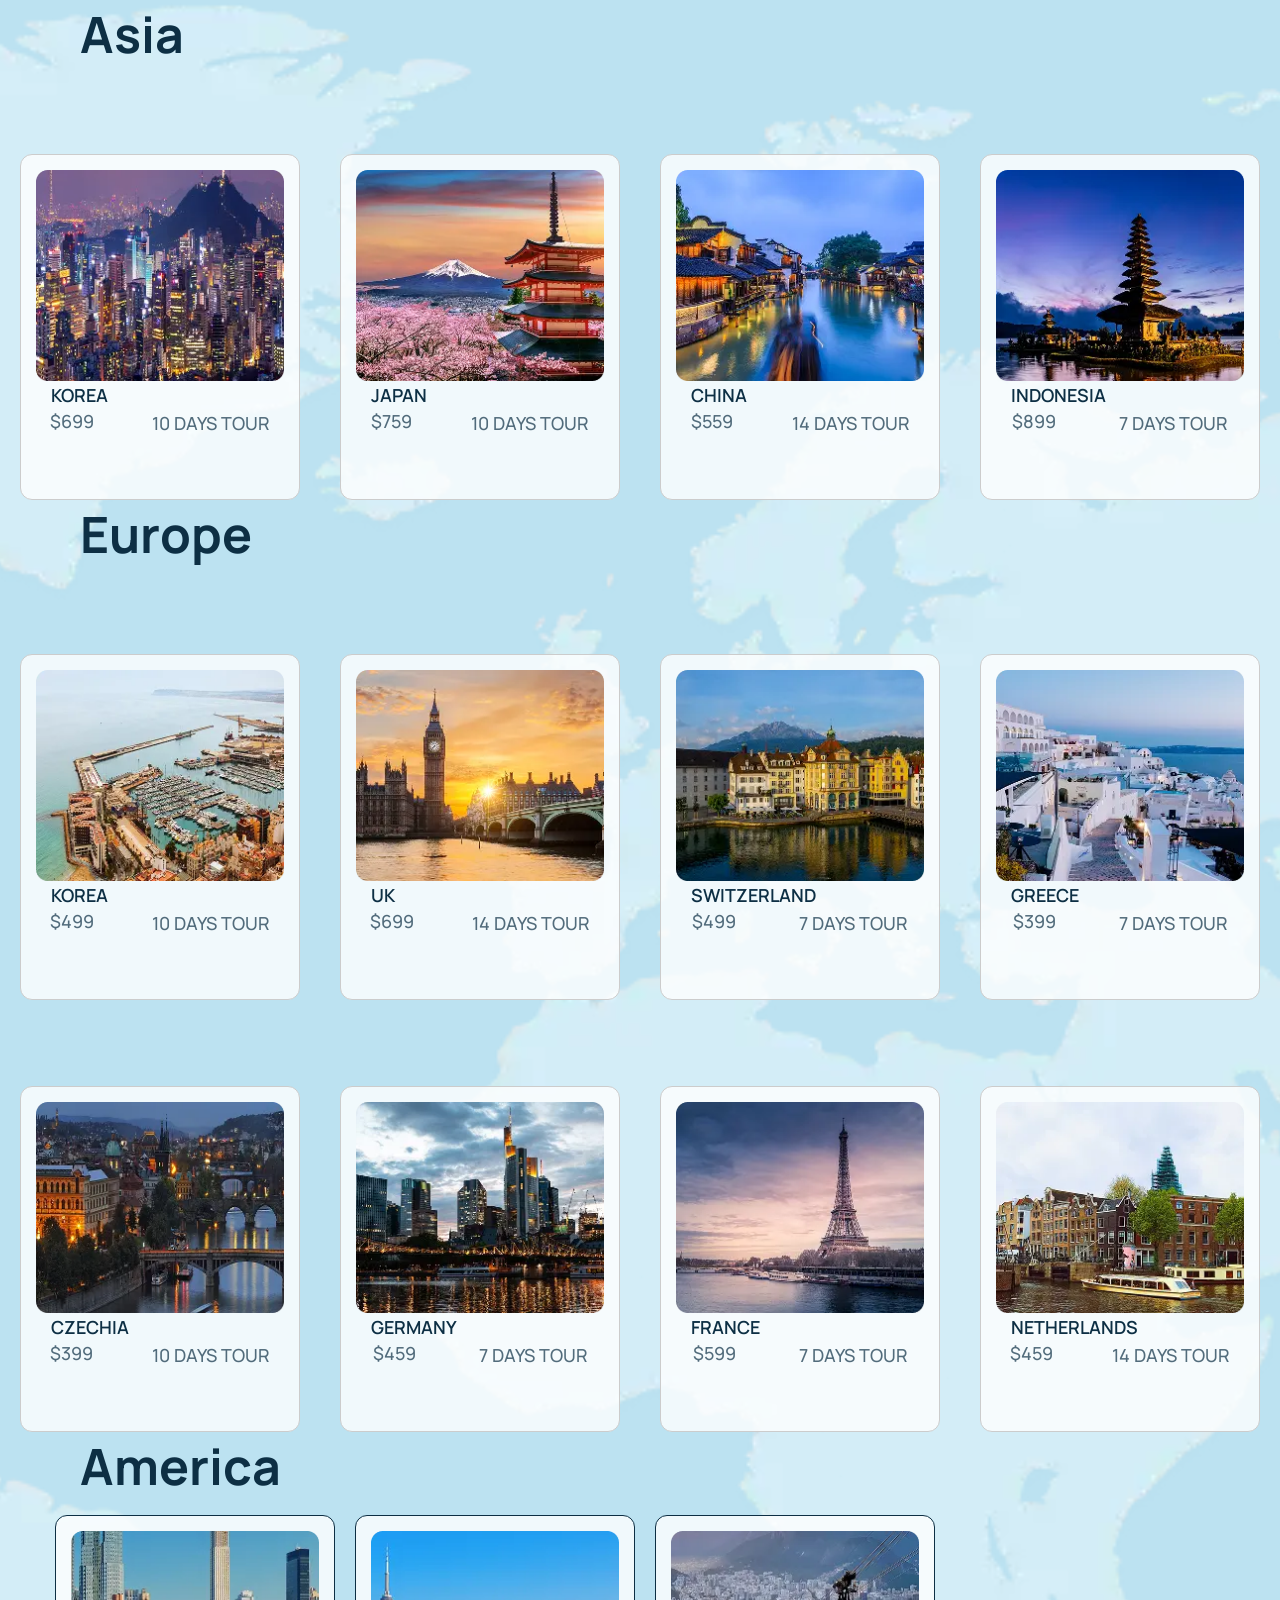
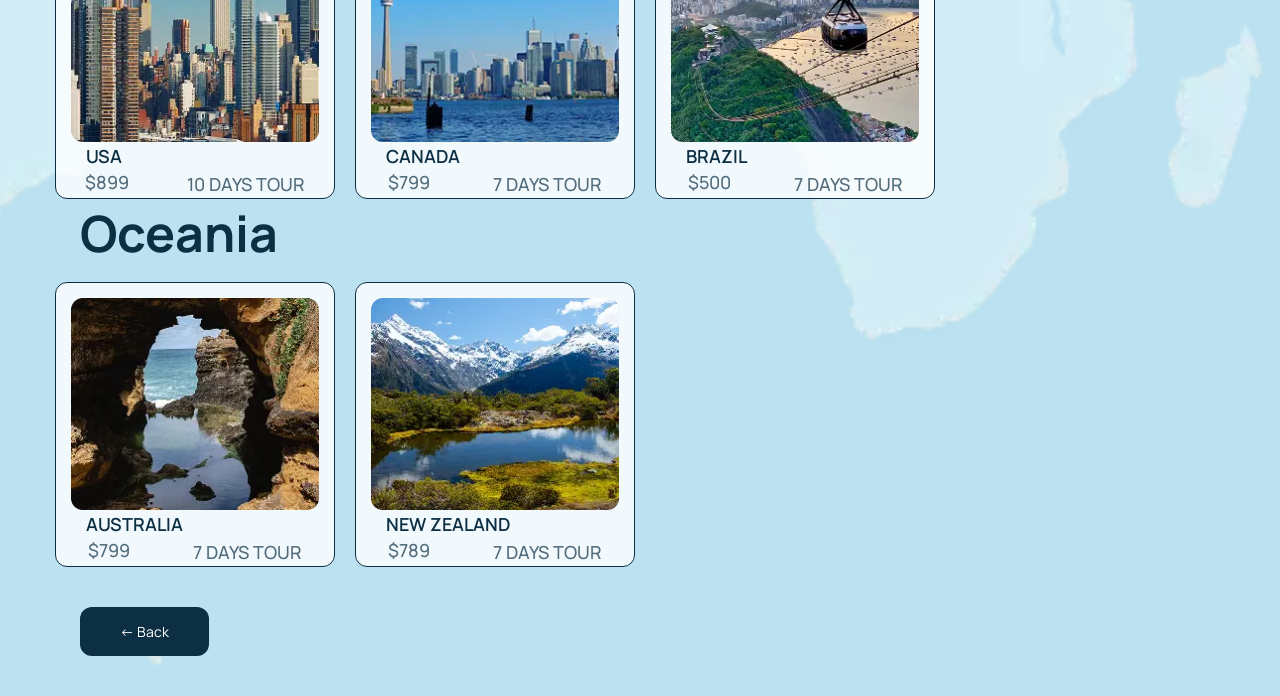
<file: tourism.html>
<!DOCTYPE html>
<html lang="en">
<head>
  <meta charset="UTF-8">
  <meta name="viewport" content="width=device-width, initial-scale=1.0">
  <title>All Tours — Velto Travel</title>
  <link rel="stylesheet" href="style.css">
  <link href="https://fonts.googleapis.com/css2?family=Manrope:wght@200..800&display=swap" rel="stylesheet">
</head>
<body>
  <h2 class="tourism-title">Asia</h2>
  <div class="container-tourism">
    <div class="tour-container--card">
      <img src="./img/korea.webp" alt="korea" class="img-card">
      <h4 class="tour-container--title">KOREA</h4>
      <div class="container-price--text">
        <p class="tour-container--price">$699</p>
        <p class="tour-container--text">10 DAYS TOUR</p>
      </div>
    </div>
    <div class="tour-container--card">
      <img src="./img/japan.webp" alt="japan" class="img-card">
      <h4 class="tour-container--title">JAPAN</h4>
      <div class="container-price--text">
        <p class="tour-container--price">$759</p>
        <p class="tour-container--text">10 DAYS TOUR</p>
      </div>
    </div>
    <div class="tour-container--card">
      <img src="./img/china.webp" alt="china" class="img-card">
      <h4 class="tour-container--title">CHINA</h4>
      <div class="container-price--text">
        <p class="tour-container--price">$559</p>
        <p class="tour-container--text">14 DAYS TOUR</p>
      </div>
    </div>
    <div class="tour-container--card">
      <img src="./img/indonesia.webp" alt="indonesia" class="img-card">
      <h4 class="tour-container--title">INDONESIA</h4>
      <div class="container-price--text">
        <p class="tour-container--price">$899</p>
        <p class="tour-container--text">7 DAYS TOUR</p>
      </div>
    </div>
  </div>

  <h2 class="tourism-title">Europe</h2>
  <div class="container-tourism">
    <div class="tour-container--card">
      <img src="./img/korea1.webp" alt="korea1" class="img-card">
      <h4 class="tour-container--title">KOREA</h4>
      <div class="container-price--text">
        <p class="tour-container--price">$499</p>
        <p class="tour-container--text">10 DAYS TOUR</p>
      </div>
    </div>
    <div class="tour-container--card">
      <img src="./img/UK.webp" alt="uk" class="img-card">
      <h4 class="tour-container--title">UK</h4>
      <div class="container-price--text">
        <p class="tour-container--price">$699</p>
        <p class="tour-container--text">14 DAYS TOUR</p>
      </div>
    </div>
    <div class="tour-container--card">
      <img src="./img/Switzerland.webp" alt="switzerland" class="img-card">
      <h4 class="tour-container--title">Switzerland</h4>
      <div class="container-price--text">
        <p class="tour-container--price">$499</p>
        <p class="tour-container--text">7 DAYS TOUR</p>
      </div>
    </div>
    <div class="tour-container--card">
      <img src="./img/GREECE.webp" alt="Greece" class="img-card">
      <h4 class="tour-container--title">Greece</h4>
      <div class="container-price--text">
        <p class="tour-container--price">$399</p>
        <p class="tour-container--text">7 DAYS TOUR</p>
      </div>
    </div>
  </div>
  <div class="container-tourism">
    <div class="tour-container--card">
      <img src="./img/Czechia.webp" alt="Czechia" class="img-card">
      <h4 class="tour-container--title">Czechia</h4>
      <div class="container-price--text">
        <p class="tour-container--price">$399</p>
        <p class="tour-container--text">10 DAYS TOUR</p>
      </div>
    </div>
    <div class="tour-container--card">
      <img src="./img/Germany.webp" alt="Germany" class="img-card">
      <h4 class="tour-container--title">Germany</h4>
      <div class="container-price--text">
        <p class="tour-container--price">$459</p>
        <p class="tour-container--text">7 DAYS TOUR</p>
      </div>
    </div>
    <div class="tour-container--card">
      <img src="./img/France.webp" alt="France" class="img-card">
      <h4 class="tour-container--title">France</h4>
      <div class="container-price--text">
        <p class="tour-container--price">$599</p>
        <p class="tour-container--text">7 DAYS TOUR</p>
      </div>
    </div>
    <div class="tour-container--card">
      <img src="./img/Netherlands.webp" alt="Netherlands" class="img-card">
      <h4 class="tour-container--title">Netherlands</h4>
      <div class="container-price--text">
        <p class="tour-container--price">$459</p>
        <p class="tour-container--text">14 DAYS TOUR</p>
      </div>
    </div>
  </div>

  <h2 class="tourism-title">America</h2>
  <div class="tourism-box">
    <div class="tourism-container--card">
      <img src="./img/USA.webp" alt="USA" class="img-card">
      <h4 class="tour-container--title">USA</h4>
      <div class="container-price--text">
        <p class="tour-container--price">$899</p>
        <p class="tour-container--text">10 DAYS TOUR</p>
      </div>
    </div>
    <div class="tourism-container--card">
      <img src="./img/Canada.webp" alt="Canada" class="img-card">
      <h4 class="tour-container--title">Canada</h4>
      <div class="container-price--text">
        <p class="tour-container--price">$799</p>
        <p class="tour-container--text">7 DAYS TOUR</p>
      </div>
    </div>
    <div class="tourism-container--card">
      <img src="./img/Brazil.webp" alt="Brazil" class="img-card">
      <h4 class="tour-container--title">BRAZIL</h4>
      <div class="container-price--text">
        <p class="tour-container--price">$500</p>
        <p class="tour-container--text">7 DAYS TOUR</p>
      </div>
    </div>
  </div>

  <h2 class="tourism-title">Oceania</h2>
  <div class="tourism-box">
    <div class="tourism-container--card">
      <img src="./img/australia1.webp" alt="AUSTRALIA" class="img-card">
      <h4 class="tour-container--title">AUSTRALIA</h4>
      <div class="container-price--text">
        <p class="tour-container--price">$799</p>
        <p class="tour-container--text">7 DAYS TOUR</p>
      </div>
    </div>
    <div class="tourism-container--card">
      <img src="./img/New zeland.webp" alt="NEW ZELAND" class="img-card">
      <h4 class="tour-container--title">NEW ZEALAND</h4>
      <div class="container-price--text">
        <p class="tour-container--price">$789</p>
        <p class="tour-container--text">7 DAYS TOUR</p>
      </div>
    </div>
  </div>

  <div style="padding: 40px 80px;">
    <a href="./index.html"><button class="tour-button" style="margin-top: 0;">← Back</button></a>
  </div>
</body>
</html>
</file>
<file: style.css>
*, *::before, *::after {
  box-sizing: border-box;
  margin: 0;
  padding: 0;
}

body {
  font-family: "Manrope", sans-serif;
  color: #0D2F44;
  background-color: #BCE2F1;
  background-image: url("img/Earth-2.webp");
  background-size: cover;
  background-position: center;
  min-height: 100vh;
  overflow-x: hidden;
}

body.no-scroll {
  overflow: hidden;
}

a {
  text-decoration: none;
  color: inherit;
}

.btn-outline {
  padding: 9px 22px;
  font-family: 'Manrope', sans-serif;
  font-size: 0.88rem;
  color: #1a2535;
  background: transparent;
  border: 1.5px solid #1a2535;
  border-radius: 8px;
  cursor: pointer;
  transition: background-color 0.2s, color 0.2s;
}
.btn-outline:hover {
  background: #1a2535;
  color: #fff;
}

.btn-dark {
  padding: 9px 22px;
  font-family: 'Manrope', sans-serif;
  font-size: 0.88rem;
  color: #fff;
  background: #1a2535;
  border: 1.5px solid #1a2535;
  border-radius: 8px;
  cursor: pointer;
  transition: opacity 0.2s;
}
.btn-dark:hover {
  opacity: 0.82;
}

.header {
  display: flex;
  align-items: center;
  justify-content: space-between;
  padding: 24px 64px;
}
.header__logo img {
  height: 40px;
  object-fit: contain;
  display: block;
}
.header__nav {
  display: flex;
  gap: 40px;
}
.header__nav a {
  text-decoration: none;
  font-size: 0.88rem;
  color: #1a2535;
  transition: opacity 0.2s;
}
.header__nav a:hover {
  opacity: 0.55;
}
.header__btns {
  display: flex;
  gap: 10px;
}

.hero {
  display: flex;
  align-items: center;
  justify-content: space-between;
  padding: 20px 64px 80px;
  gap: 40px;
}
.hero__left {
  display: flex;
  flex-direction: column;
  gap: 26px;
  max-width: 520px;
}
.hero__title {
  font-size: 3rem;
  font-weight: 800;
  line-height: 1.15;
  color: #1a2535;
  letter-spacing: -0.02em;
}
.hero__desc {
  font-size: 0.88rem;
  line-height: 1.75;
  color: #3a4e62;
}

.search {
  display: inline-flex;
  align-items: center;
  background: #1a2535;
  border-radius: 50px;
  padding: 6px 6px 6px 22px;
}
.search__field {
  display: flex;
  align-items: center;
  gap: 8px;
  background: none;
  border: none;
  cursor: pointer;
  color: #ffffff;
  padding: 8px 0;
}
.search__info {
  display: flex;
  flex-direction: column;
  text-align: left;
}
.search__label {
  font-size: 0.82rem;
  font-weight: 600;
  margin-left: 75px;
  color: #ffffff;
}
.search__value {
  font-size: 0.75rem;
  color: rgba(255,255,255,0.6);
  margin-left: 75px;
}
.search__arrow {
  font-size: 0.55rem;
  color: rgba(255,255,255,0.45);
  margin-left: 2px;
}
.search__divider {
  display: block;
  width: 1px;
  height: 30px;
  background: rgba(255,255,255,0.2);
  margin: 0 16px;
}
.search__btn {
  width: 46px;
  height: 46px;
  border-radius: 50%;
  background: #fff;
  border: none;
  cursor: pointer;
  display: flex;
  align-items: center;
  justify-content: center;
  font-size: 1rem;
  transition: transform 0.15s;
}
.search__btn:hover {
  transform: scale(1.07);
}

.hero__right {
  position: relative;
  width: 420px;
  height: 520px;
  display: flex;
  align-items: center;
  justify-content: center;
  flex-shrink: 0;
}
.hero__arch {
  width: 355px;
  height: 475px;
  border-radius: 180px 180px 20px 20px;
  overflow: hidden;
  box-shadow: 0 20px 60px rgba(26,37,53,0.2);
}
.hero__arch img {
  width: 100%;
  height: 100%;
  object-fit: cover;
  object-position: center top;
  display: block;
}
.hero__badge {
  position: absolute;
  top: 2px;
  left: 2px;
  width: 112px;
  height: 112px;
  border-radius: 50%;
  background: #fff;
  border: 4px solid #74c46e;
  display: flex;
  align-items: center;
  justify-content: center;
  box-shadow: 0 4px 20px rgba(0,0,0,0.12);
  z-index: 10;
  overflow: hidden;
  padding: 10px;
}
.hero__badge img {
  width: 100%;
  height: 100%;
  object-fit: contain;
  display: block;
}
.hero__plane {
  position: absolute;
  bottom: 14px;
  right: -18px;
  z-index: 10;
}
.hero__plane img {
  width: 90px;
  object-fit: contain;
  display: block;
}

.section2 {
  display: flex;
  justify-content: center;
  align-items: center;
  gap: 100px;
  padding: 80px 64px;
}
.div-img {
  position: relative;
  width: 400px;
  height: 600px;
  left: -100px;
}
.img1 {
  width: 400px;
  height: 600px;
  display: block;
}
.img2 {
  width: 222px;
  height: 360px;
  position: absolute;
  bottom: -20px;
  right: -50px;
  z-index: 2;
}
.img-stick {
  width: 141.48px;
  height: 157.07px;
  position: absolute;
  top: 150px;
  right: -50px;
  z-index: 3;
}
.div-text {
  max-width: 556px;
}
.div-text p:first-child {
  text-transform: uppercase;
  font-size: 14px;
  letter-spacing: 1px;
  margin-bottom: 25px;
  margin-top: 100px;
}
.div-text h2 {
  font-weight: 600;
  font-size: 50px;
  line-height: 1.1;
  margin-bottom: 20px;
}
.div-text-p {
  font-size: 18px;
  line-height: 1.5;
  margin-bottom: 44px;
}
.div-ratings {
  display: grid;
  grid-template-columns: repeat(4, auto);
  gap: 20px;
}
.div-h3 {
  font-size: 50px;
  font-weight: 600;
  margin-bottom: 8px;
}
.div-p {
  font-size: 18px;
  line-height: 1.6;
}

.section-three {
  background-image: url(./img/Earth-2.webp);
  padding: 0 80px 307px;
}
.testimonails-container {
  display: flex;
  justify-content: space-between;
  align-items: flex-end;
}
.testimonails-text {
  font-weight: 400;
  font-size: 14px;
  text-transform: uppercase;
  color: #0D2F44;
  margin-top: 108px;
}
.testimonails-title {
  font-weight: 600;
  font-size: 50px;
  line-height: 1;
  color: #0D2F44;
  width: 383px;
}
.container-card {
  display: flex;
  justify-content: space-between;
}
.tour-container-unicalted--card {
  background-color: #FFFFFFCC;
  border: 1px solid #ccc;
  border-radius: 12px;
  height: 346px;
  width: 280px;
  padding-bottom: 23px;
  margin-top: 62px;
}
.tour-container--card {
  background-color: #FFFFFFCC;
  border: 1px solid #ccc;
  border-radius: 12px;
  height: 346px;
  width: 280px;
  margin-top: 86px;
}
.img-card {
  margin-top: 15px;
  margin-left: 15px;
  margin-right: 15px;
  display: block;
  max-width: calc(100% - 30px);
}
.tour-container--title {
  font-weight: 600;
  font-size: 18px;
  line-height: 28px;
  text-transform: uppercase;
  padding-left: 30px;
  color: #0D2F44;
}
.container-price--text {
  display: flex;
  justify-content: space-around;
}
.tour-container--price {
  font-weight: 500;
  font-size: 18px;
  text-transform: uppercase;
  color: rgba(13,47,68,0.7);
}
.tour-container--text {
  font-weight: 500;
  font-size: 18px;
  line-height: 28px;
  text-transform: uppercase;
  color: rgba(13,47,68,0.7);
}
.tour-button {
  padding: 15px 40px;
  border-radius: 12px;
  background-color: #0D2F44;
  color: white;
  border: none;
  cursor: pointer;
  font-family: "Manrope", sans-serif;
  font-size: 14px;
  margin-top: 213px;
  transition: background-color 0.2s;
}
.tour-button:hover {
  background-color: #07426a;
}

.section-4 {
  width: 100%;
  max-width: 1140px;
  margin: 0 auto;
  padding: 0 20px;
  position: relative;
}
.section-label {
  font-size: 0.72rem;
  font-weight: 600;
  letter-spacing: 0.1em;
  color: #3a8fa3;
  margin-bottom: 10px;
}
.main-text {
  letter-spacing: 1px;
  margin-bottom: 10px;
  display: flex;
  flex-direction: column;
  gap: 4px;
}
.title {
  font-weight: 400;
  text-transform: uppercase;
  font-size: 14px;
  margin-top: 24px;
}
.main-text h2 {
  max-width: 580px;
  font-weight: 600;
  font-size: 50px;
  line-height: 1.1;
}
.sticker {
  position: absolute;
  right: -20px;
  bottom: -14px;
  width: 50px;
  height: auto;
  z-index: 2;
}
.main-button {
  position: relative;
  display: flex;
  align-items: center;
  top: -55px;
}
.section-header {
  display: flex;
  justify-content: space-between;
  align-items: flex-end;
  margin-bottom: 40px;
}
.btn-open {
  background-color: #0D2F44;
  color: #fff;
  border: none;
  padding: 17px 35px;
  border-radius: 12px;
  cursor: pointer;
  font-family: "Manrope", sans-serif;
  font-size: 14px;
  transition: background-color 0.2s;
}
.btn-open:hover {
  background-color: #07426a;
}
.div-containers {
  display: grid;
  grid-template-columns: repeat(4, 1fr);
  gap: 20px;
}
.cards {
  background-color: #FFFFFF;
  border-radius: 12px;
  height: 441px;
  overflow: hidden;
  min-height: 430px;
  display: flex;
  flex-direction: column;
}
.card-img {
  position: relative;
  height: 140px;
}
.img-bg {
  width: 100%;
  height: 140px;
  object-fit: cover;
}
.avatar {
  position: absolute;
  width: 110px;
  height: 130px;
  left: 50%;
  transform: translateX(-50%);
  bottom: -45px;
  z-index: 2;
}
.cards h2 {
  font-size: 18px;
  font-weight: 600;
  letter-spacing: 0.5px;
  line-height: 1.5;
  margin-bottom: 12px;
  text-align: center;
  margin-top: 55px;
}
.cards p {
  font-size: 14px;
  line-height: 1.5;
  opacity: 0.9;
  margin-bottom: auto;
  padding: 0 20px;
  flex-grow: 1;
  text-align: center;
}
.stars {
  color: #f6e653;
  font-size: 20px;
  letter-spacing: 1px;
  text-align: center;
  margin-bottom: 20px;
}

.tour {
  background-image: url(./img/Earth.webp);
  background-size: cover;
  padding: 40px 80px 80px;
}
.tour-title {
  font-weight: 600;
  font-size: 50px;
  line-height: 1;
  width: 616px;
  margin: 0 auto 16px;
  text-align: center;
}
.tour-text {
  font-weight: 400;
  font-size: 18px;
  line-height: 28px;
  text-align: center;
  margin-bottom: 24px;
}
.tour > a {
  display: flex;
  justify-content: center;
  margin-bottom: 60px;
}
.tour-container {
  display: flex;
  justify-content: space-around;
}

.container-tourism {
    display: flex;
    justify-content: space-around;
}
.tourism-title {
    font-size: 50px;
    margin-left: 80px;
}
.tourism-container--card {
    background-color: #FFFFFFCC;
    border: 1px solid;
    border-radius: 12px;
    margin-top: 15px;
    width: 280px;
}
.tourism-box {
    display: flex;
    justify-content: left;
    gap: 20px;
    margin-left: 55px;
}

footer {
  display: flex;
  justify-content: space-between;
  background-color: rgba(93,156,196,0.37);
  padding: 61px 88px 98px 80px;
  margin-top: 80px;
}
.footer img {
  display: block;
  margin-bottom: 16px;
}
.footer-text {
  font-weight: 400;
  font-size: 16px;
  line-height: 24px;
  color: #0D2F44;
  width: 280px;
}
.footer-title {
  font-weight: 600;
  font-size: 18px;
  line-height: 20px;
  color: #0D2F44;
  margin-bottom: 12px;
}
.container-footer--text {
  font-weight: 400;
  font-size: 16px;
  line-height: 20px;
  color: #0D2F44;
  margin-bottom: 6px;
}
.text-footer {
  font-weight: 400;
  font-size: 16px;
  line-height: 24px;
  width: 202px;
  color: #0D2F44;
  margin-bottom: 12px;
}
.footer-container {
  display: flex;
  flex-direction: column;
}
.input-footer {
  height: 40px;
  width: 215px;
  border-radius: 100px;
  background-color: #BCE2F1;
  border: none;
  padding: 0 16px;
  margin-bottom: 10px;
  font-family: "Manrope", sans-serif;
}
.button-footer {
  width: 40px;
  cursor: pointer;
}

.backdrop {
  position: fixed;
  top: 0;
  left: 0;
  width: 100%;
  height: 100%;
  background-color: rgba(48,51,68,0.5);
  z-index: 100;
  display: flex;
  justify-content: center;
  align-items: center;
  transition: opacity 300ms ease, visibility 300ms ease;
}
.backdrop.is-hidden {
  opacity: 0;
  visibility: hidden;
  pointer-events: none;
}

.modal {
  position: relative;
  min-width: 400px;
  padding: 32px 28px 28px;
  background-color: #bce2f0;
  border-radius: 8px;
  box-shadow: 0 4px 24px rgba(0,0,0,0.2);
  color: #000000;
}
.modal--auth {
  min-width: 340px;
}
.modal__content {
  display: flex;
  flex-direction: column;
  align-items: center;
  color: #020202;
  margin-bottom: 18px;
}
.modal__heading {
  font-size: 1.4rem;
  font-weight: 700;
  color: #1a2535;
  margin-bottom: 18px;
}
.modal__content h2 {
  margin-bottom: 8px;
}
.modal__content p {
  margin-bottom: 14px;
  font-size: 0.9rem;
  color: #3a4e62;
}
.btn-close {
  position: absolute;
  top: 12px;
  right: 14px;
  background: none;
  border: none;
  font-size: 1rem;
  cursor: pointer;
  color: #333;
}
.modal__input {
  margin-bottom: 12px;
  padding: 10px 14px;
  border-radius: 6px;
  border: 1px solid #e0f2fc;
  font-size: 0.9rem;
  font-family: 'Manrope', sans-serif;
  width: 100%;
}
.modal__btn {
  width: 100%;
  margin-top: 4px;
  padding: 10px;
  border: none;
  border-radius: 6px;
  font-family: 'Manrope', sans-serif;
  font-size: 0.9rem;
  cursor: pointer;
  color: #dcdcdc;
  background-color: #1a2535;
  transition: opacity 0.2s;
}
.modal__btn:hover {
  opacity: 0.82;
}
.modal__btn--dark {
  background: #1a2535;
  color: #fff;
}

.modal--testimonials {
  background-color: #A3C9D9;
  width: 90%;
  max-width: 950px;
  border-radius: 40px;
  padding: 50px;
  box-shadow: 0 20px 50px rgba(0,0,0,0.15);
  display: flex;
  flex-direction: column;
  align-items: center;
  gap: 30px;
  min-width: unset;
}
.modal-content {
  width: 100%;
  display: grid;
  grid-template-columns: 1fr 1fr;
  gap: 30px;
}
.tes-left,
.tes-right {
  display: flex;
  flex-direction: column;
  gap: 20px;
}
.tes-row {
  background-color: #EBEBEB;
  width: 400px;
  height: 100px;
  gap: 10px;
  border-radius: 70px;
  padding: 10px 10px 10px 20px;
  min-height: 90px;
  display: flex;
  align-items: center;
  justify-content: space-between;
}
.tes-row p {
  font-size: 10px;
  line-height: 1.4;
  text-align: left;
  opacity: 0.9;
  text-transform: uppercase;
  max-height: 100px;
}
.modal-img {
  width: 123px;
  height: 125px;
  flex-shrink: 0;
}
.btn-close-back {
  background-color: #0D2F44;
  color: #fff;
  border: none;
  padding: 12px 40px;
  border-radius: 12px;
  font-size: 12px;
  cursor: pointer;
  font-family: "Manrope", sans-serif;
  transition: background-color 0.2s ease;
}
.btn-close-back:hover {
  background-color: #16405c;
}
</file>
